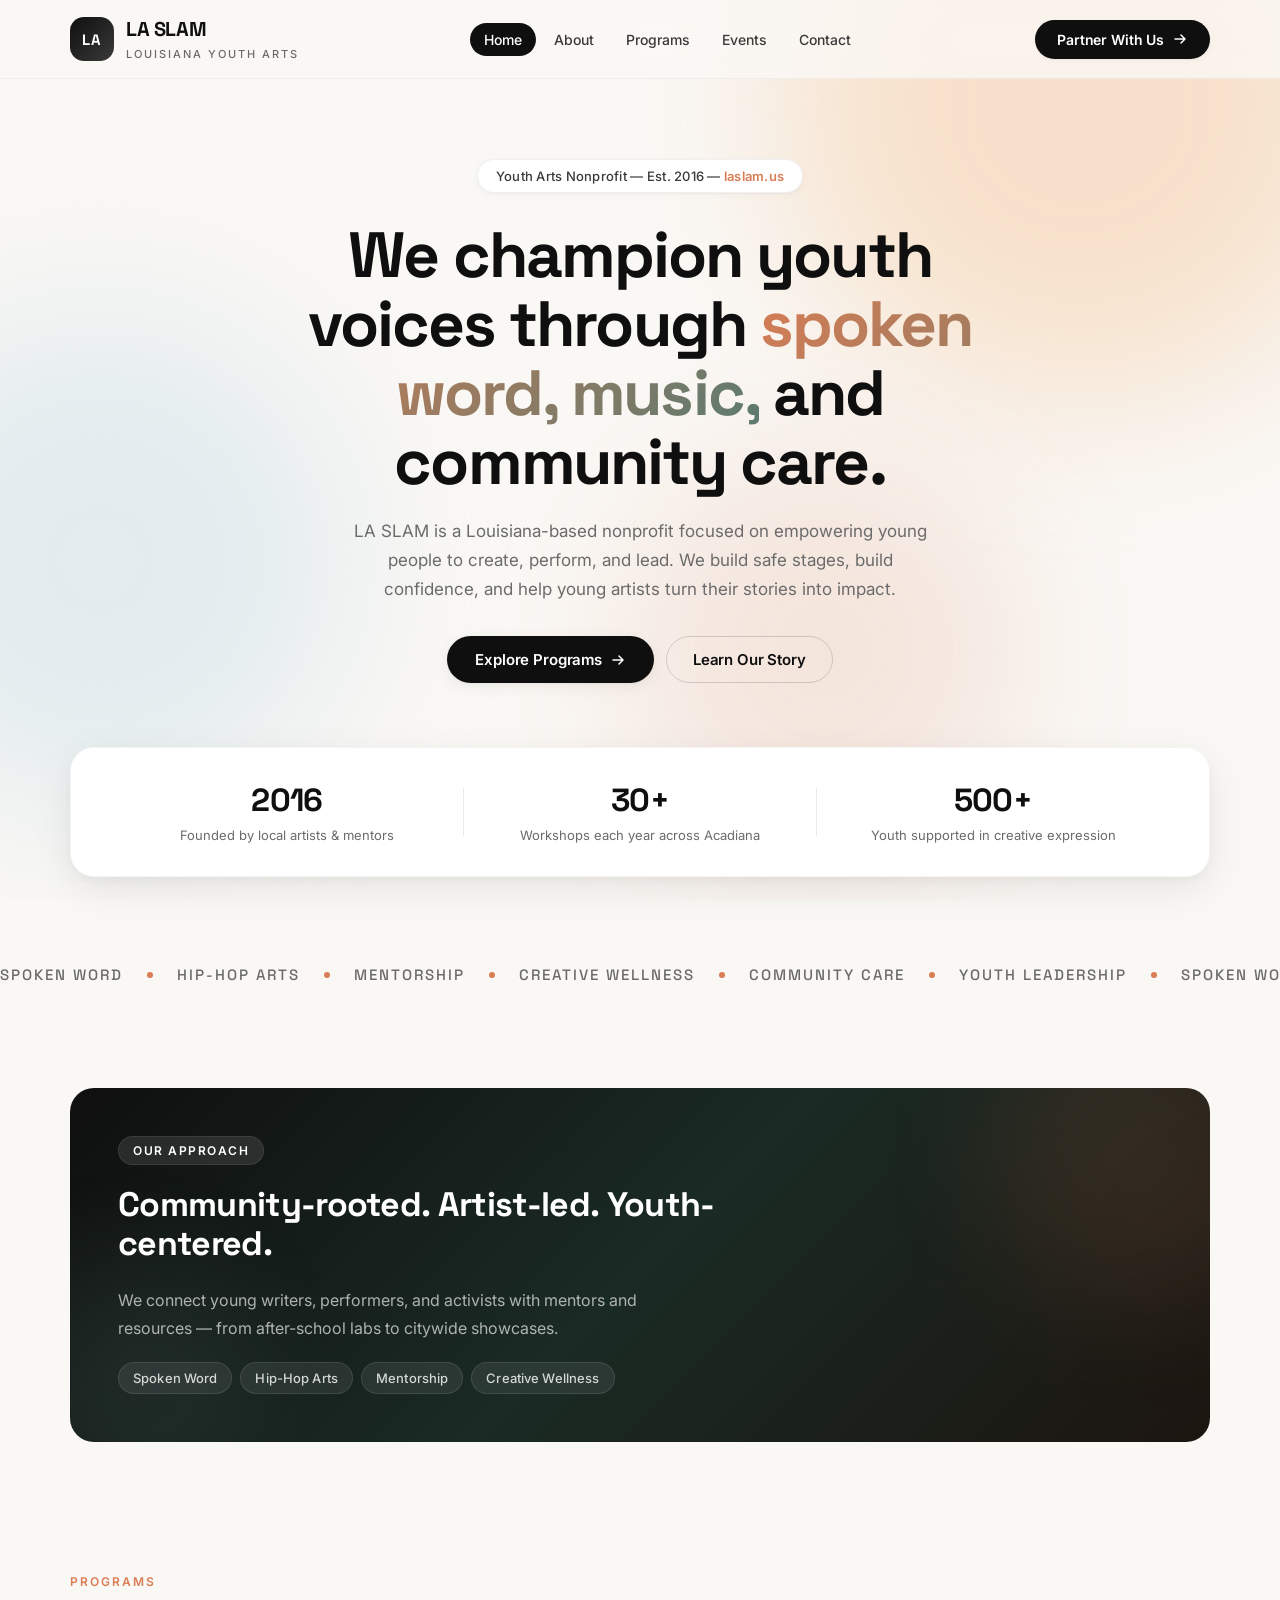
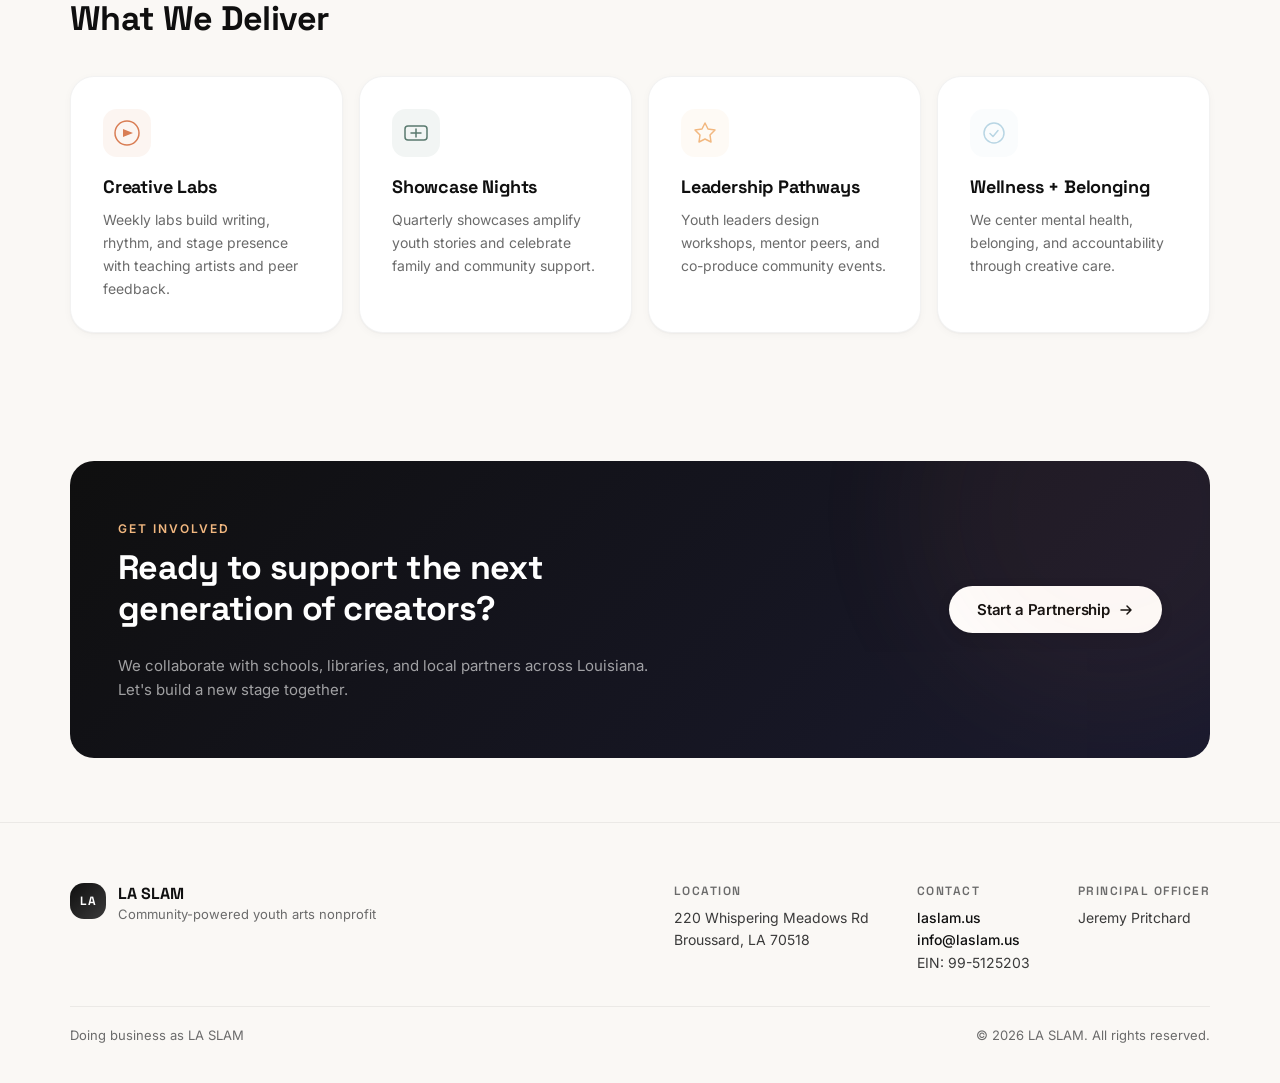
<file: index.html>
<!DOCTYPE html>
<html lang="en">
  <head>
    <meta charset="UTF-8" />
    <meta name="viewport" content="width=device-width, initial-scale=1.0" />
    <title>LA SLAM | Community Powered Youth Arts</title>
    <link rel="preconnect" href="https://fonts.googleapis.com" />
    <link rel="preconnect" href="https://fonts.gstatic.com" crossorigin />
    <link
      href="https://fonts.googleapis.com/css2?family=Space+Grotesk:wght@400;500;600;700&family=Inter:wght@300;400;500;600&display=swap"
      rel="stylesheet"
    />
    <link rel="stylesheet" href="css/styles.css" />
  </head>
  <body>
    <a class="skip-link" href="#main">Skip to main content</a>

    <!-- Floating background shapes -->
    <div class="bg-shapes" aria-hidden="true">
      <div class="bg-shape bg-shape--1"></div>
      <div class="bg-shape bg-shape--2"></div>
      <div class="bg-shape bg-shape--3"></div>
    </div>

    <header class="site-header">
      <div class="container header-shell">
        <div class="brand">
          <div class="brand-mark">
            <span>LA</span>
          </div>
          <div class="brand-text">
            <h1>LA SLAM</h1>
            <span>Louisiana Youth Arts</span>
          </div>
        </div>
        <nav class="nav" aria-label="Primary">
          <a href="index.html" class="nav-active">Home</a>
          <a href="about.html">About</a>
          <a href="programs.html">Programs</a>
          <a href="events.html">Events</a>
          <a href="contact.html">Contact</a>
        </nav>
        <a class="cta cta--header" href="contact.html">
          <span>Partner With Us</span>
          <svg width="16" height="16" viewBox="0 0 16 16" fill="none"><path d="M3 8h10m0 0L9 4m4 4L9 12" stroke="currentColor" stroke-width="1.5" stroke-linecap="round" stroke-linejoin="round"/></svg>
        </a>
      </div>
    </header>

    <main id="main">
      <!-- Hero -->
      <section class="hero">
        <div class="container hero-inner">
          <div class="hero-badge reveal">Youth Arts Nonprofit &mdash; Est. 2016 &mdash; <a href="https://laslam.us" target="_blank" rel="noopener">laslam.us</a></div>
          <h2 class="hero-title reveal">
            We champion youth voices through
            <span class="text-gradient">spoken word, music,</span>
            and community care.
          </h2>
          <p class="hero-sub reveal">
            LA SLAM is a Louisiana-based nonprofit focused on empowering young people to
            create, perform, and lead. We build safe stages, build confidence, and help
            young artists turn their stories into impact.
          </p>
          <div class="hero-actions reveal">
            <a class="cta cta--primary" href="programs.html">
              <span>Explore Programs</span>
              <svg width="16" height="16" viewBox="0 0 16 16" fill="none"><path d="M3 8h10m0 0L9 4m4 4L9 12" stroke="currentColor" stroke-width="1.5" stroke-linecap="round" stroke-linejoin="round"/></svg>
            </a>
            <a class="cta cta--outline" href="about.html">Learn Our Story</a>
          </div>
        </div>

        <div class="container stats-bar reveal">
          <div class="stat">
            <strong class="stat-num" data-count="2016">2016</strong>
            <span class="stat-label">Founded by local artists &amp; mentors</span>
          </div>
          <div class="stat-divider"></div>
          <div class="stat">
            <strong class="stat-num">30+</strong>
            <span class="stat-label">Workshops each year across Acadiana</span>
          </div>
          <div class="stat-divider"></div>
          <div class="stat">
            <strong class="stat-num">500+</strong>
            <span class="stat-label">Youth supported in creative expression</span>
          </div>
        </div>
      </section>

      <!-- Marquee -->
      <div class="marquee-wrap" aria-hidden="true">
        <div class="marquee">
          <span>Spoken Word</span>
          <span class="marquee-dot"></span>
          <span>Hip-Hop Arts</span>
          <span class="marquee-dot"></span>
          <span>Mentorship</span>
          <span class="marquee-dot"></span>
          <span>Creative Wellness</span>
          <span class="marquee-dot"></span>
          <span>Community Care</span>
          <span class="marquee-dot"></span>
          <span>Youth Leadership</span>
          <span class="marquee-dot"></span>
          <span>Spoken Word</span>
          <span class="marquee-dot"></span>
          <span>Hip-Hop Arts</span>
          <span class="marquee-dot"></span>
          <span>Mentorship</span>
          <span class="marquee-dot"></span>
          <span>Creative Wellness</span>
          <span class="marquee-dot"></span>
          <span>Community Care</span>
          <span class="marquee-dot"></span>
          <span>Youth Leadership</span>
          <span class="marquee-dot"></span>
        </div>
      </div>

      <!-- Mission Panel -->
      <section class="section container">
        <div class="mission-panel reveal">
          <div class="mission-label">Our Approach</div>
          <h3 class="mission-title">Community-rooted. Artist-led. Youth-centered.</h3>
          <p class="mission-desc">
            We connect young writers, performers, and activists with mentors and
            resources &mdash; from after-school labs to citywide showcases.
          </p>
          <div class="tag-row">
            <span class="tag">Spoken Word</span>
            <span class="tag">Hip-Hop Arts</span>
            <span class="tag">Mentorship</span>
            <span class="tag">Creative Wellness</span>
          </div>
        </div>
      </section>

      <!-- What We Deliver -->
      <section class="section container">
        <div class="section-header reveal">
          <span class="section-label">Programs</span>
          <h3>What We Deliver</h3>
        </div>
        <div class="card-grid">
          <article class="card reveal" style="--card-accent: #d97d54">
            <div class="card-icon">
              <svg width="28" height="28" viewBox="0 0 28 28" fill="none"><circle cx="14" cy="14" r="12" stroke="currentColor" stroke-width="1.5"/><path d="M10 18V10l10 4-10 4z" fill="currentColor"/></svg>
            </div>
            <h4>Creative Labs</h4>
            <p>
              Weekly labs build writing, rhythm, and stage presence with teaching artists
              and peer feedback.
            </p>
          </article>
          <article class="card reveal" style="--card-accent: #5a7a6f">
            <div class="card-icon">
              <svg width="28" height="28" viewBox="0 0 28 28" fill="none"><rect x="3" y="7" width="22" height="14" rx="3" stroke="currentColor" stroke-width="1.5"/><path d="M9 14h10M14 10v8" stroke="currentColor" stroke-width="1.5" stroke-linecap="round"/></svg>
            </div>
            <h4>Showcase Nights</h4>
            <p>
              Quarterly showcases amplify youth stories and celebrate family and community
              support.
            </p>
          </article>
          <article class="card reveal" style="--card-accent: #f2b880">
            <div class="card-icon">
              <svg width="28" height="28" viewBox="0 0 28 28" fill="none"><path d="M14 4l3 6 7 1-5 5 1 7-6-3-6 3 1-7-5-5 7-1 3-6z" stroke="currentColor" stroke-width="1.5" stroke-linejoin="round"/></svg>
            </div>
            <h4>Leadership Pathways</h4>
            <p>
              Youth leaders design workshops, mentor peers, and co-produce community events.
            </p>
          </article>
          <article class="card reveal" style="--card-accent: #b9d6e4">
            <div class="card-icon">
              <svg width="28" height="28" viewBox="0 0 28 28" fill="none"><path d="M14 24c5.523 0 10-4.477 10-10S19.523 4 14 4 4 8.477 4 14s4.477 10 10 10z" stroke="currentColor" stroke-width="1.5"/><path d="M10 14.5l3 3 5-6" stroke="currentColor" stroke-width="1.5" stroke-linecap="round" stroke-linejoin="round"/></svg>
            </div>
            <h4>Wellness + Belonging</h4>
            <p>
              We center mental health, belonging, and accountability through creative care.
            </p>
          </article>
        </div>
      </section>

      <!-- CTA Ribbon -->
      <section class="section container">
        <div class="ribbon reveal">
          <div class="ribbon-content">
            <span class="ribbon-label">Get Involved</span>
            <h3>Ready to support the next generation of creators?</h3>
            <p>
              We collaborate with schools, libraries, and local partners across Louisiana.
              Let's build a new stage together.
            </p>
          </div>
          <a class="cta cta--ribbon" href="contact.html">
            <span>Start a Partnership</span>
            <svg width="16" height="16" viewBox="0 0 16 16" fill="none"><path d="M3 8h10m0 0L9 4m4 4L9 12" stroke="currentColor" stroke-width="1.5" stroke-linecap="round" stroke-linejoin="round"/></svg>
          </a>
        </div>
      </section>
    </main>

    <footer class="footer">
      <div class="container">
        <div class="footer-top">
          <div class="footer-brand">
            <div class="brand-mark brand-mark--sm">
              <span>LA</span>
            </div>
            <div>
              <strong>LA SLAM</strong>
              <p>Community-powered youth arts nonprofit</p>
            </div>
          </div>
          <div class="footer-cols">
            <div class="footer-col">
              <h5>Location</h5>
              <p>220 Whispering Meadows Rd<br>Broussard, LA 70518</p>
            </div>
            <div class="footer-col">
              <h5>Contact</h5>
              <p><a href="https://laslam.us" target="_blank" rel="noopener">laslam.us</a></p>
              <p><a href="mailto:info@laslam.us">info@laslam.us</a></p>
              <p>EIN: 99-5125203</p>
            </div>
            <div class="footer-col">
              <h5>Principal Officer</h5>
              <p>Jeremy Pritchard</p>
            </div>
          </div>
        </div>
        <div class="footer-line">
          <span>Doing business as LA SLAM</span>
          <span>&copy; 2026 LA SLAM. All rights reserved.</span>
        </div>
      </div>
    </footer>

    <script src="js/main.js"></script>
  </body>
</html>
</file>
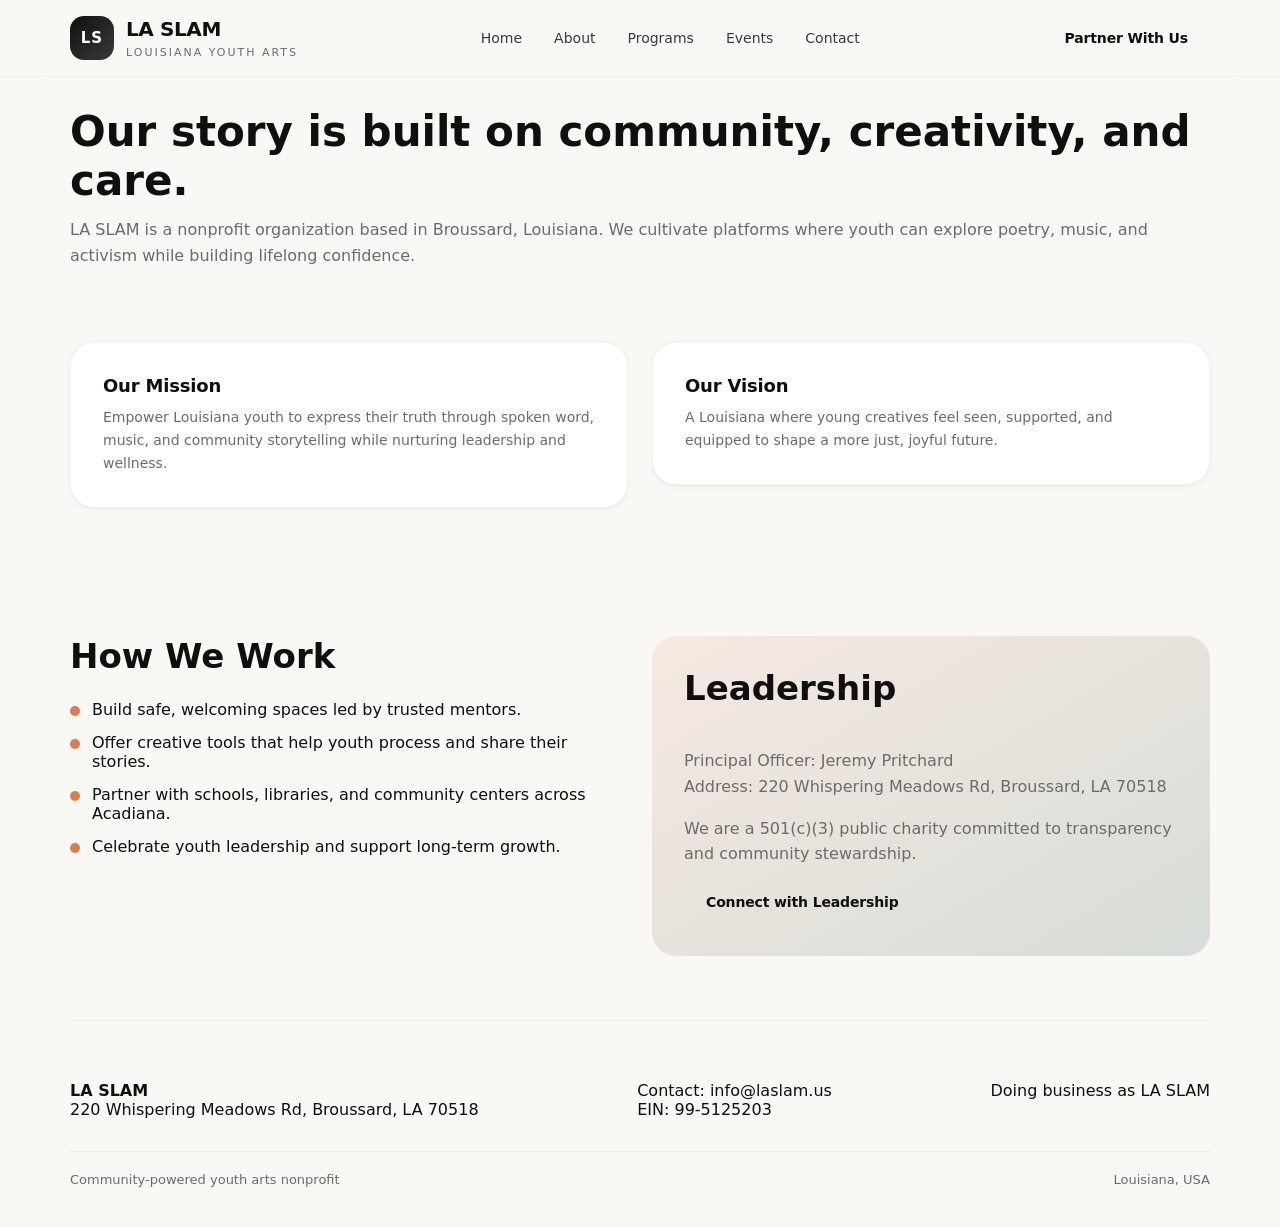
<file: about.html>
<!DOCTYPE html>
<html lang="en">
  <head>
    <meta charset="UTF-8" />
    <meta name="viewport" content="width=device-width, initial-scale=1.0" />
    <title>About LA SLAM</title>
    <link rel="preconnect" href="https://fonts.googleapis.com" />
    <link rel="preconnect" href="https://fonts.gstatic.com" crossorigin />
    <link
      href="https://fonts.googleapis.com/css2?family=Fraunces:wght@400;600;700&family=IBM+Plex+Sans:wght@300;400;500;600&display=swap"
      rel="stylesheet"
    />
    <link rel="stylesheet" href="css/styles.css" />
  </head>
  <body>
    <a class="skip-link" href="#main">Skip to main content</a>
    <header class="site-header">
      <div class="container header-shell">
        <div class="brand">
          <div class="brand-mark">LS</div>
          <div class="brand-text">
            <h1>LA SLAM</h1>
            <span>Louisiana Youth Arts</span>
          </div>
        </div>
        <nav class="nav" aria-label="Primary">
          <a href="index.html">Home</a>
          <a href="about.html">About</a>
          <a href="programs.html">Programs</a>
          <a href="events.html">Events</a>
          <a href="contact.html">Contact</a>
        </nav>
        <a class="cta" href="contact.html">Partner With Us</a>
      </div>
    </header>

    <main id="main">
      <section class="container page-hero reveal">
        <h2>Our story is built on community, creativity, and care.</h2>
        <p>
          LA SLAM is a nonprofit organization based in Broussard, Louisiana. We cultivate
          platforms where youth can explore poetry, music, and activism while building
          lifelong confidence.
        </p>
      </section>

      <section class="section container split">
        <div class="card reveal">
          <h4>Our Mission</h4>
          <p>
            Empower Louisiana youth to express their truth through spoken word, music, and
            community storytelling while nurturing leadership and wellness.
          </p>
        </div>
        <div class="card reveal">
          <h4>Our Vision</h4>
          <p>
            A Louisiana where young creatives feel seen, supported, and equipped to shape a
            more just, joyful future.
          </p>
        </div>
      </section>

      <section class="section container split">
        <div class="reveal">
          <h3>How We Work</h3>
          <div class="list">
            <div class="list-item">
              <div class="dot"></div>
              <p>Build safe, welcoming spaces led by trusted mentors.</p>
            </div>
            <div class="list-item">
              <div class="dot"></div>
              <p>Offer creative tools that help youth process and share their stories.</p>
            </div>
            <div class="list-item">
              <div class="dot"></div>
              <p>Partner with schools, libraries, and community centers across Acadiana.</p>
            </div>
            <div class="list-item">
              <div class="dot"></div>
              <p>Celebrate youth leadership and support long-term growth.</p>
            </div>
          </div>
        </div>
        <div class="glow-panel reveal">
          <div class="panel-content">
            <h3>Leadership</h3>
            <p>
              Principal Officer: Jeremy Pritchard<br />
              Address: 220 Whispering Meadows Rd, Broussard, LA 70518
            </p>
            <p>
              We are a 501(c)(3) public charity committed to transparency and community
              stewardship.
            </p>
            <a class="cta" href="contact.html">Connect with Leadership</a>
          </div>
        </div>
      </section>
    </main>

    <footer class="footer container">
      <div class="footer-top">
        <div>
          <strong>LA SLAM</strong>
          <p>220 Whispering Meadows Rd, Broussard, LA 70518</p>
        </div>
        <div>
          <p>Contact: <a href="mailto:info@laslam.us">info@laslam.us</a></p>
          <p>EIN: 99-5125203</p>
        </div>
        <div>
          <p>Doing business as LA SLAM</p>
        </div>
      </div>
      <div class="footer-line">
        <span>Community-powered youth arts nonprofit</span>
        <span>Louisiana, USA</span>
      </div>
    </footer>

    <script src="js/main.js"></script>
  </body>
</html>
</file>
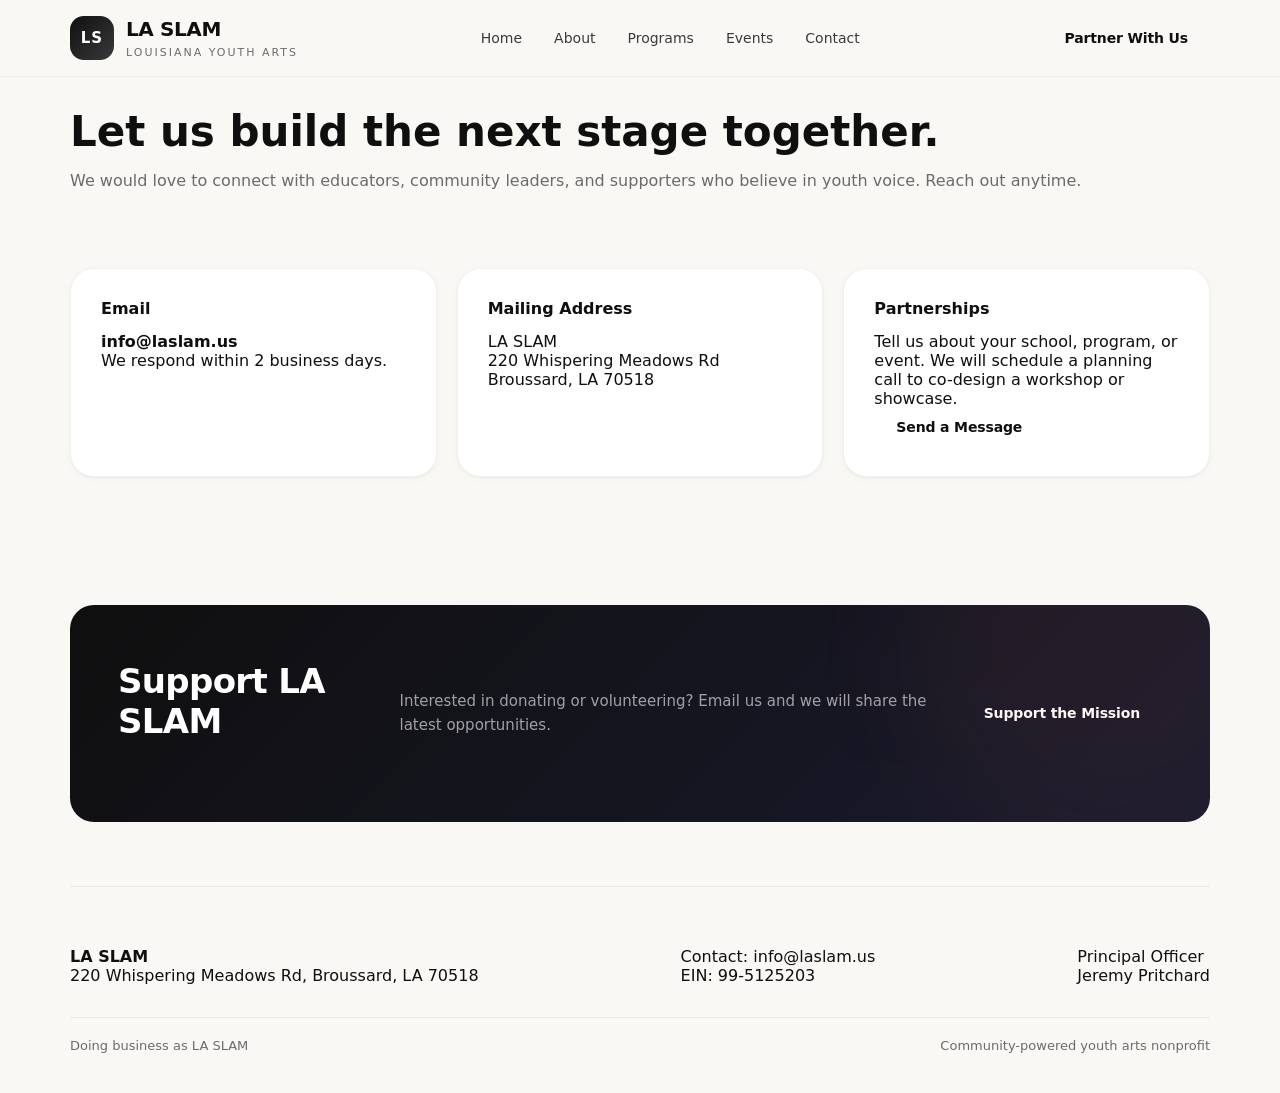
<file: contact.html>
<!DOCTYPE html>
<html lang="en">
  <head>
    <meta charset="UTF-8" />
    <meta name="viewport" content="width=device-width, initial-scale=1.0" />
    <title>Contact | LA SLAM</title>
    <link rel="preconnect" href="https://fonts.googleapis.com" />
    <link rel="preconnect" href="https://fonts.gstatic.com" crossorigin />
    <link
      href="https://fonts.googleapis.com/css2?family=Fraunces:wght@400;600;700&family=IBM+Plex+Sans:wght@300;400;500;600&display=swap"
      rel="stylesheet"
    />
    <link rel="stylesheet" href="css/styles.css" />
  </head>
  <body>
    <a class="skip-link" href="#main">Skip to main content</a>
    <header class="site-header">
      <div class="container header-shell">
        <div class="brand">
          <div class="brand-mark">LS</div>
          <div class="brand-text">
            <h1>LA SLAM</h1>
            <span>Louisiana Youth Arts</span>
          </div>
        </div>
        <nav class="nav" aria-label="Primary">
          <a href="index.html">Home</a>
          <a href="about.html">About</a>
          <a href="programs.html">Programs</a>
          <a href="events.html">Events</a>
          <a href="contact.html">Contact</a>
        </nav>
        <a class="cta" href="contact.html">Partner With Us</a>
      </div>
    </header>

    <main id="main">
      <section class="container page-hero reveal">
        <h2>Let us build the next stage together.</h2>
        <p>
          We would love to connect with educators, community leaders, and supporters who
          believe in youth voice. Reach out anytime.
        </p>
      </section>

      <section class="section container contact-grid">
        <div class="contact-card reveal">
          <h4>Email</h4>
          <p><a href="mailto:info@laslam.us">info@laslam.us</a></p>
          <p>We respond within 2 business days.</p>
        </div>
        <div class="contact-card reveal">
          <h4>Mailing Address</h4>
          <p>LA SLAM</p>
          <p>220 Whispering Meadows Rd</p>
          <p>Broussard, LA 70518</p>
        </div>
        <div class="contact-card reveal">
          <h4>Partnerships</h4>
          <p>
            Tell us about your school, program, or event. We will schedule a planning
            call to co-design a workshop or showcase.
          </p>
          <a class="cta" href="mailto:info@laslam.us">Send a Message</a>
        </div>
      </section>

      <section class="section container">
        <div class="ribbon reveal">
          <h3>Support LA SLAM</h3>
          <p>
            Interested in donating or volunteering? Email us and we will share the latest
            opportunities.
          </p>
          <a class="cta" href="mailto:info@laslam.us">Support the Mission</a>
        </div>
      </section>
    </main>

    <footer class="footer container">
      <div class="footer-top">
        <div>
          <strong>LA SLAM</strong>
          <p>220 Whispering Meadows Rd, Broussard, LA 70518</p>
        </div>
        <div>
          <p>Contact: <a href="mailto:info@laslam.us">info@laslam.us</a></p>
          <p>EIN: 99-5125203</p>
        </div>
        <div>
          <p>Principal Officer</p>
          <p>Jeremy Pritchard</p>
        </div>
      </div>
      <div class="footer-line">
        <span>Doing business as LA SLAM</span>
        <span>Community-powered youth arts nonprofit</span>
      </div>
    </footer>

    <script src="js/main.js"></script>
  </body>
</html>
</file>
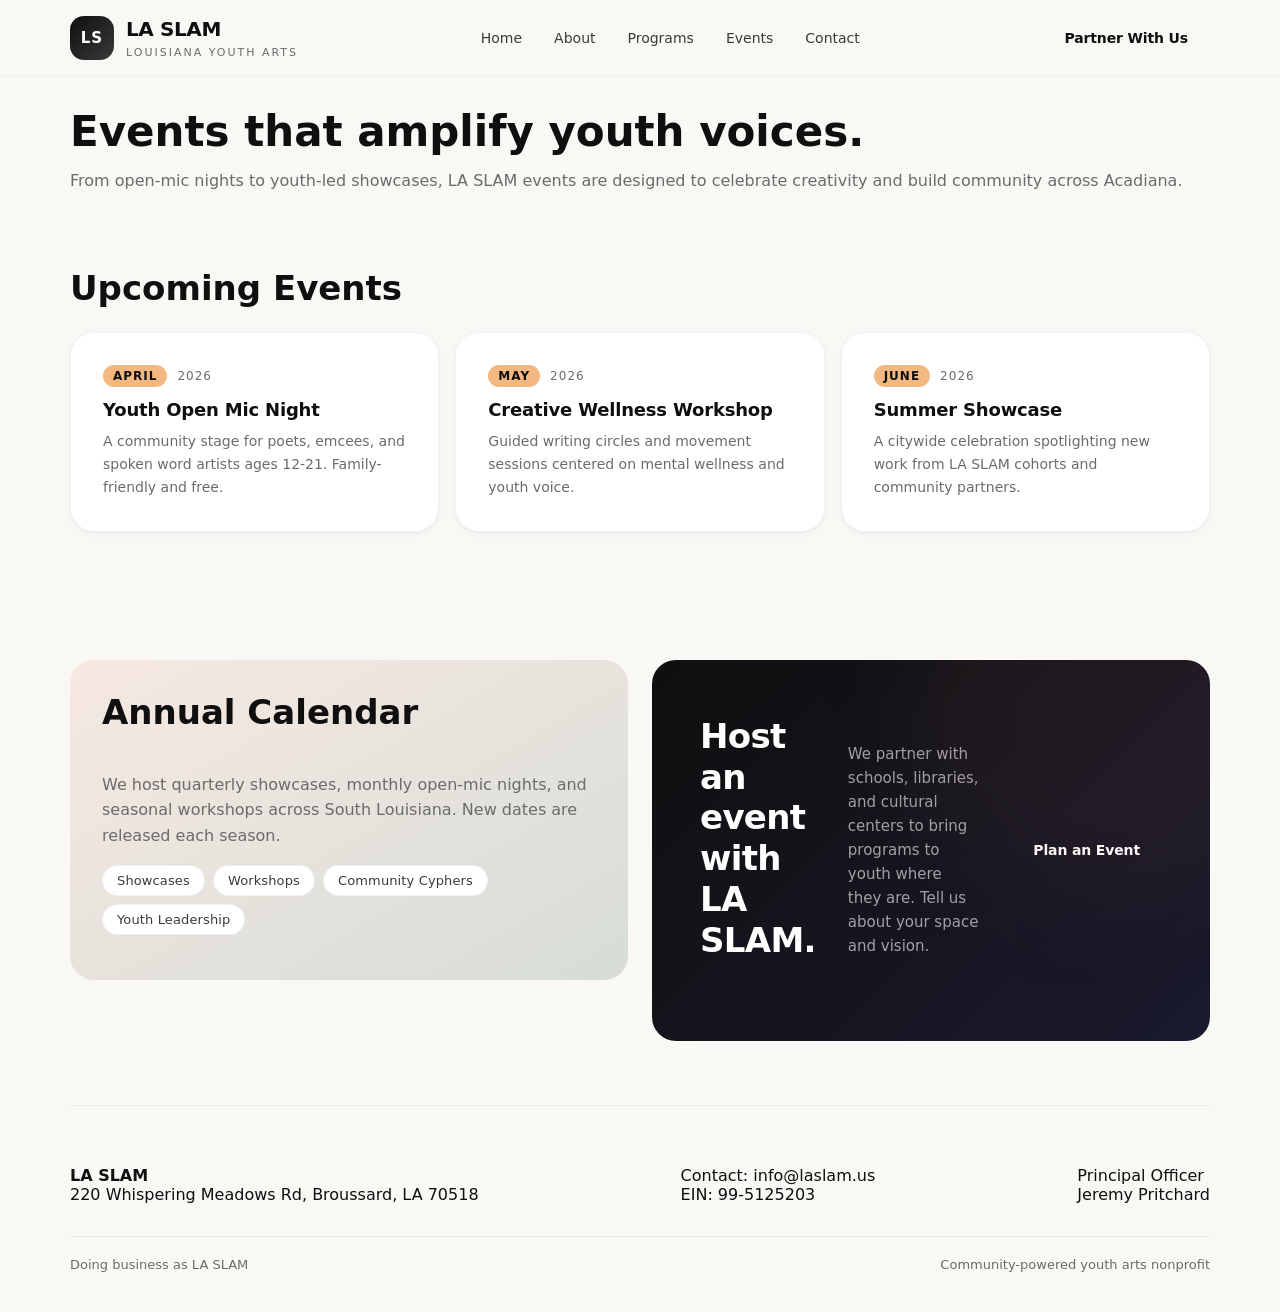
<file: events.html>
<!DOCTYPE html>
<html lang="en">
  <head>
    <meta charset="UTF-8" />
    <meta name="viewport" content="width=device-width, initial-scale=1.0" />
    <title>Events | LA SLAM</title>
    <link rel="preconnect" href="https://fonts.googleapis.com" />
    <link rel="preconnect" href="https://fonts.gstatic.com" crossorigin />
    <link
      href="https://fonts.googleapis.com/css2?family=Fraunces:wght@400;600;700&family=IBM+Plex+Sans:wght@300;400;500;600&display=swap"
      rel="stylesheet"
    />
    <link rel="stylesheet" href="css/styles.css" />
  </head>
  <body>
    <a class="skip-link" href="#main">Skip to main content</a>
    <header class="site-header">
      <div class="container header-shell">
        <div class="brand">
          <div class="brand-mark">LS</div>
          <div class="brand-text">
            <h1>LA SLAM</h1>
            <span>Louisiana Youth Arts</span>
          </div>
        </div>
        <nav class="nav" aria-label="Primary">
          <a href="index.html">Home</a>
          <a href="about.html">About</a>
          <a href="programs.html">Programs</a>
          <a href="events.html">Events</a>
          <a href="contact.html">Contact</a>
        </nav>
        <a class="cta" href="contact.html">Partner With Us</a>
      </div>
    </header>

    <main id="main">
      <section class="container page-hero reveal">
        <h2>Events that amplify youth voices.</h2>
        <p>
          From open-mic nights to youth-led showcases, LA SLAM events are designed to
          celebrate creativity and build community across Acadiana.
        </p>
      </section>

      <section class="section container">
        <h3 class="reveal">Upcoming Events</h3>
        <div class="card-grid">
          <article class="card reveal">
            <div class="event-meta">
              <span class="event-pill">April</span>
              <span>2026</span>
            </div>
            <h4>Youth Open Mic Night</h4>
            <p>
              A community stage for poets, emcees, and spoken word artists ages 12-21.
              Family-friendly and free.
            </p>
          </article>
          <article class="card reveal">
            <div class="event-meta">
              <span class="event-pill">May</span>
              <span>2026</span>
            </div>
            <h4>Creative Wellness Workshop</h4>
            <p>
              Guided writing circles and movement sessions centered on mental wellness and
              youth voice.
            </p>
          </article>
          <article class="card reveal">
            <div class="event-meta">
              <span class="event-pill">June</span>
              <span>2026</span>
            </div>
            <h4>Summer Showcase</h4>
            <p>
              A citywide celebration spotlighting new work from LA SLAM cohorts and
              community partners.
            </p>
          </article>
        </div>
      </section>

      <section class="section container split">
        <div class="glow-panel reveal">
          <div class="panel-content">
            <h3>Annual Calendar</h3>
            <p>
              We host quarterly showcases, monthly open-mic nights, and seasonal workshops
              across South Louisiana. New dates are released each season.
            </p>
            <div class="tag-row">
              <span class="tag">Showcases</span>
              <span class="tag">Workshops</span>
              <span class="tag">Community Cyphers</span>
              <span class="tag">Youth Leadership</span>
            </div>
          </div>
        </div>
        <div class="ribbon reveal">
          <h3>Host an event with LA SLAM.</h3>
          <p>
            We partner with schools, libraries, and cultural centers to bring programs to
            youth where they are. Tell us about your space and vision.
          </p>
          <a class="cta" href="contact.html">Plan an Event</a>
        </div>
      </section>
    </main>

    <footer class="footer container">
      <div class="footer-top">
        <div>
          <strong>LA SLAM</strong>
          <p>220 Whispering Meadows Rd, Broussard, LA 70518</p>
        </div>
        <div>
          <p>Contact: <a href="mailto:info@laslam.us">info@laslam.us</a></p>
          <p>EIN: 99-5125203</p>
        </div>
        <div>
          <p>Principal Officer</p>
          <p>Jeremy Pritchard</p>
        </div>
      </div>
      <div class="footer-line">
        <span>Doing business as LA SLAM</span>
        <span>Community-powered youth arts nonprofit</span>
      </div>
    </footer>

    <script src="js/main.js"></script>
  </body>
</html>
</file>
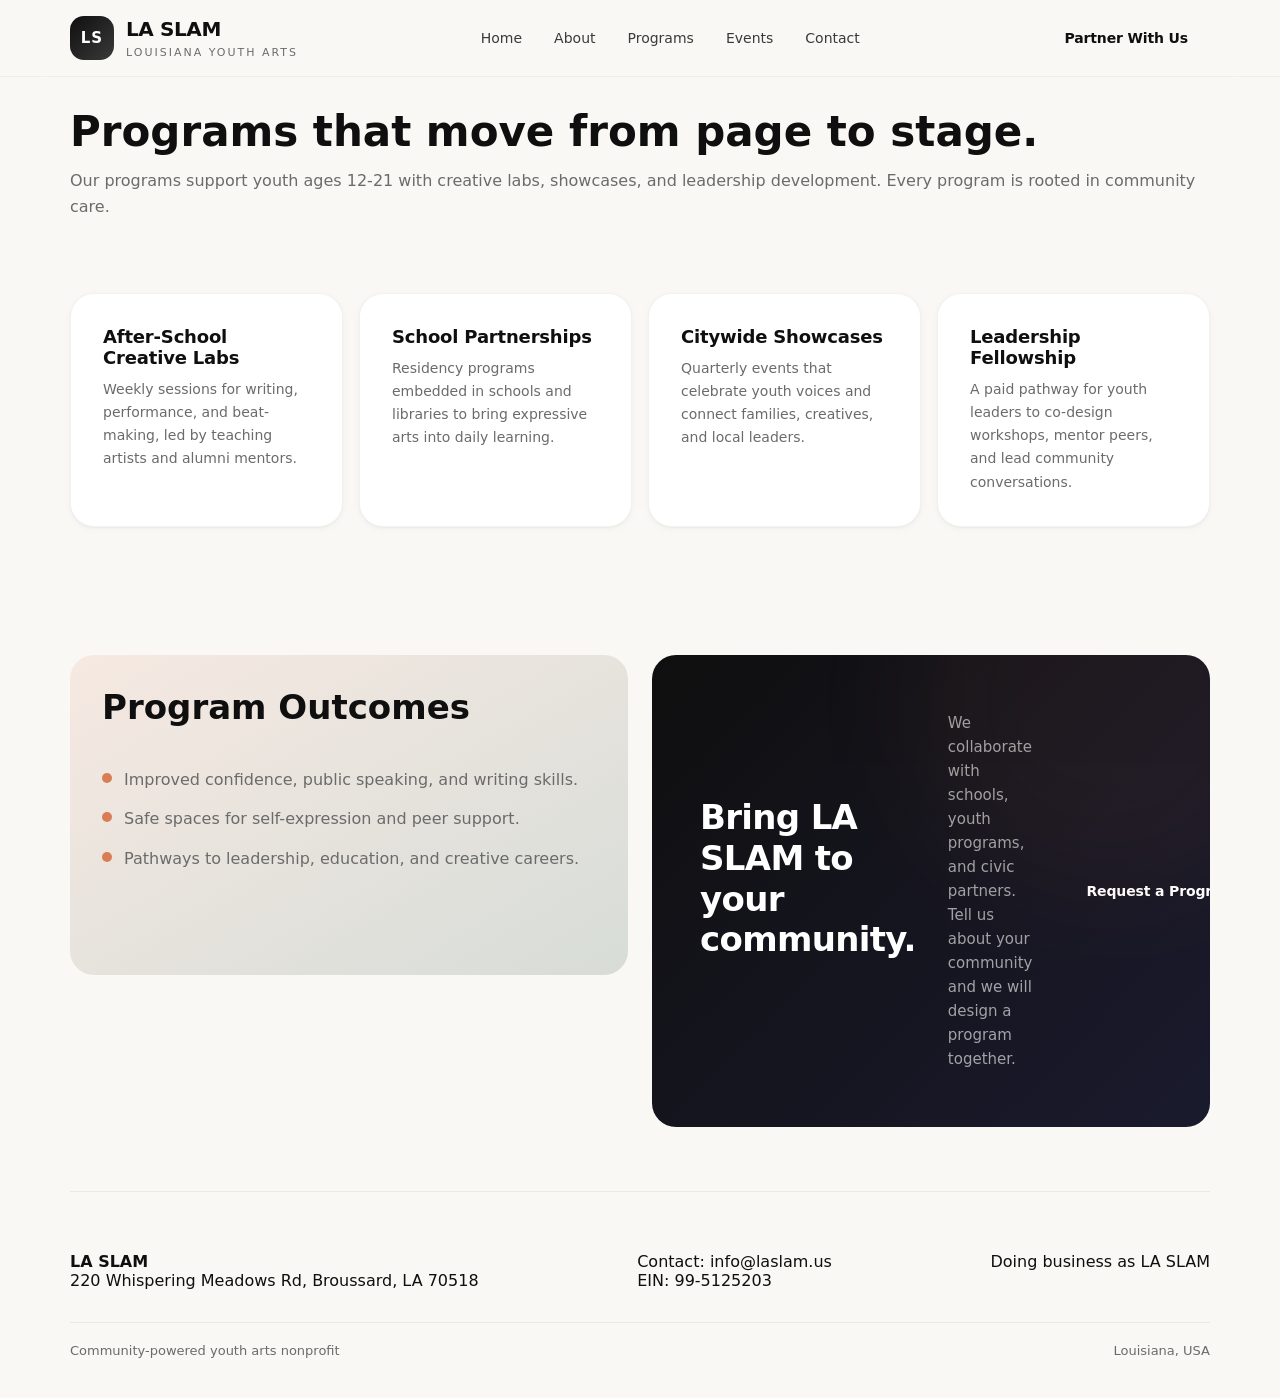
<file: programs.html>
<!DOCTYPE html>
<html lang="en">
  <head>
    <meta charset="UTF-8" />
    <meta name="viewport" content="width=device-width, initial-scale=1.0" />
    <title>Programs | LA SLAM</title>
    <link rel="preconnect" href="https://fonts.googleapis.com" />
    <link rel="preconnect" href="https://fonts.gstatic.com" crossorigin />
    <link
      href="https://fonts.googleapis.com/css2?family=Fraunces:wght@400;600;700&family=IBM+Plex+Sans:wght@300;400;500;600&display=swap"
      rel="stylesheet"
    />
    <link rel="stylesheet" href="css/styles.css" />
  </head>
  <body>
    <a class="skip-link" href="#main">Skip to main content</a>
    <header class="site-header">
      <div class="container header-shell">
        <div class="brand">
          <div class="brand-mark">LS</div>
          <div class="brand-text">
            <h1>LA SLAM</h1>
            <span>Louisiana Youth Arts</span>
          </div>
        </div>
        <nav class="nav" aria-label="Primary">
          <a href="index.html">Home</a>
          <a href="about.html">About</a>
          <a href="programs.html">Programs</a>
          <a href="events.html">Events</a>
          <a href="contact.html">Contact</a>
        </nav>
        <a class="cta" href="contact.html">Partner With Us</a>
      </div>
    </header>

    <main id="main">
      <section class="container page-hero reveal">
        <h2>Programs that move from page to stage.</h2>
        <p>
          Our programs support youth ages 12-21 with creative labs, showcases, and
          leadership development. Every program is rooted in community care.
        </p>
      </section>

      <section class="section container card-grid">
        <article class="card reveal">
          <h4>After-School Creative Labs</h4>
          <p>
            Weekly sessions for writing, performance, and beat-making, led by teaching
            artists and alumni mentors.
          </p>
        </article>
        <article class="card reveal">
          <h4>School Partnerships</h4>
          <p>
            Residency programs embedded in schools and libraries to bring expressive arts
            into daily learning.
          </p>
        </article>
        <article class="card reveal">
          <h4>Citywide Showcases</h4>
          <p>
            Quarterly events that celebrate youth voices and connect families, creatives,
            and local leaders.
          </p>
        </article>
        <article class="card reveal">
          <h4>Leadership Fellowship</h4>
          <p>
            A paid pathway for youth leaders to co-design workshops, mentor peers, and lead
            community conversations.
          </p>
        </article>
      </section>

      <section class="section container split">
        <div class="glow-panel reveal">
          <div class="panel-content">
            <h3>Program Outcomes</h3>
            <div class="list">
              <div class="list-item">
                <div class="dot"></div>
                <p>Improved confidence, public speaking, and writing skills.</p>
              </div>
              <div class="list-item">
                <div class="dot"></div>
                <p>Safe spaces for self-expression and peer support.</p>
              </div>
              <div class="list-item">
                <div class="dot"></div>
                <p>Pathways to leadership, education, and creative careers.</p>
              </div>
            </div>
          </div>
        </div>
        <div class="ribbon reveal">
          <h3>Bring LA SLAM to your community.</h3>
          <p>
            We collaborate with schools, youth programs, and civic partners. Tell us about
            your community and we will design a program together.
          </p>
          <a class="cta" href="contact.html">Request a Program</a>
        </div>
      </section>
    </main>

    <footer class="footer container">
      <div class="footer-top">
        <div>
          <strong>LA SLAM</strong>
          <p>220 Whispering Meadows Rd, Broussard, LA 70518</p>
        </div>
        <div>
          <p>Contact: <a href="mailto:info@laslam.us">info@laslam.us</a></p>
          <p>EIN: 99-5125203</p>
        </div>
        <div>
          <p>Doing business as LA SLAM</p>
        </div>
      </div>
      <div class="footer-line">
        <span>Community-powered youth arts nonprofit</span>
        <span>Louisiana, USA</span>
      </div>
    </footer>

    <script src="js/main.js"></script>
  </body>
</html>
</file>
<file: css/styles.css>
/* ===== Design Tokens ===== */
:root {
  --ink: #0f0f0f;
  --ink-soft: #3a3a3a;
  --ink-muted: #6b6b6b;
  --surface: #ffffff;
  --surface-dim: #f7f7f5;
  --surface-hover: #f0eeeb;
  --accent: #d97d54;
  --accent-soft: rgba(217, 125, 84, 0.12);
  --sage: #5a7a6f;
  --sage-soft: rgba(90, 122, 111, 0.1);
  --sunrise: #f2b880;
  --sky: #b9d6e4;
  --cream: #faf8f5;
  --shadow-sm: 0 1px 2px rgba(0,0,0,0.04), 0 2px 8px rgba(0,0,0,0.03);
  --shadow-md: 0 4px 16px rgba(0,0,0,0.06), 0 1px 4px rgba(0,0,0,0.04);
  --shadow-lg: 0 12px 40px rgba(0,0,0,0.08), 0 4px 12px rgba(0,0,0,0.04);
  --shadow-xl: 0 24px 60px rgba(0,0,0,0.1), 0 8px 20px rgba(0,0,0,0.06);
  --max-width: 1140px;
  --radius-full: 999px;
  --radius-xl: 24px;
  --radius-lg: 18px;
  --radius-md: 14px;
  --radius-sm: 10px;
  --font-display: "Space Grotesk", system-ui, sans-serif;
  --font-body: "Inter", system-ui, sans-serif;
  --ease-out: cubic-bezier(0.16, 1, 0.3, 1);
  --ease-spring: cubic-bezier(0.34, 1.56, 0.64, 1);
}

/* ===== Reset ===== */
*, *::before, *::after { box-sizing: border-box; margin: 0; }
body {
  font-family: var(--font-body);
  color: var(--ink);
  background: var(--cream);
  min-height: 100vh;
  overflow-x: hidden;
  -webkit-font-smoothing: antialiased;
  -moz-osx-font-smoothing: grayscale;
}
img { max-width: 100%; display: block; }
a { color: inherit; text-decoration: none; }
h1, h2, h3, h4, h5 { font-family: var(--font-display); }

/* ===== Layout ===== */
.container {
  width: min(var(--max-width), 90vw);
  margin: 0 auto;
}

/* ===== Background Shapes ===== */
.bg-shapes {
  position: fixed;
  inset: 0;
  pointer-events: none;
  z-index: 0;
  overflow: hidden;
}
.bg-shape {
  position: absolute;
  border-radius: 50%;
  filter: blur(80px);
  opacity: 0.35;
  animation: floatShape 20s ease-in-out infinite;
}
.bg-shape--1 {
  width: 600px; height: 600px;
  background: var(--sunrise);
  top: -200px; right: -100px;
  animation-delay: 0s;
}
.bg-shape--2 {
  width: 500px; height: 500px;
  background: var(--sky);
  bottom: 10%; left: -150px;
  animation-delay: -7s;
}
.bg-shape--3 {
  width: 400px; height: 400px;
  background: var(--accent);
  top: 50%; right: 20%;
  opacity: 0.15;
  animation-delay: -14s;
}
@keyframes floatShape {
  0%, 100% { transform: translate(0, 0) scale(1); }
  33% { transform: translate(30px, -20px) scale(1.05); }
  66% { transform: translate(-20px, 15px) scale(0.95); }
}

/* ===== Skip Link ===== */
.skip-link {
  position: absolute;
  left: -999px; top: 16px;
  background: var(--ink);
  color: var(--surface);
  padding: 10px 16px;
  border-radius: var(--radius-full);
  z-index: 100;
  font-size: 14px;
}
.skip-link:focus { left: 16px; }

/* ===== Header ===== */
.site-header {
  position: sticky;
  top: 0;
  z-index: 50;
  padding: 16px 0;
  background: rgba(250, 248, 245, 0.8);
  backdrop-filter: blur(20px) saturate(1.2);
  border-bottom: 1px solid rgba(0,0,0,0.04);
}
.header-shell {
  display: flex;
  align-items: center;
  justify-content: space-between;
  gap: 20px;
}
.brand {
  display: flex;
  align-items: center;
  gap: 12px;
}
.brand-mark {
  width: 44px; height: 44px;
  border-radius: var(--radius-md);
  background: linear-gradient(135deg, var(--ink) 0%, var(--ink-soft) 100%);
  display: grid;
  place-items: center;
  color: var(--surface);
  font-family: var(--font-display);
  font-size: 15px;
  font-weight: 700;
  letter-spacing: 1px;
  transition: transform 0.3s var(--ease-spring);
}
.brand-mark:hover { transform: rotate(-6deg) scale(1.05); }
.brand-mark--sm {
  width: 36px; height: 36px;
  font-size: 12px;
}
.brand-text h1 {
  font-size: 20px;
  font-weight: 700;
  letter-spacing: -0.02em;
}
.brand-text span {
  font-size: 11px;
  text-transform: uppercase;
  letter-spacing: 2px;
  color: var(--ink-muted);
  font-weight: 500;
}

/* ===== Nav ===== */
.nav {
  display: flex;
  gap: 4px;
  font-weight: 500;
  font-size: 14px;
}
.nav a {
  padding: 8px 14px;
  border-radius: var(--radius-full);
  transition: all 0.2s ease;
  color: var(--ink-soft);
}
.nav a:hover, .nav a:focus {
  background: var(--surface-hover);
  color: var(--ink);
}
.nav-active {
  background: var(--ink) !important;
  color: var(--surface) !important;
}

/* ===== CTAs ===== */
.cta {
  display: inline-flex;
  align-items: center;
  gap: 8px;
  padding: 11px 22px;
  border-radius: var(--radius-full);
  font-weight: 600;
  font-size: 14px;
  letter-spacing: -0.01em;
  transition: all 0.3s var(--ease-out);
  cursor: pointer;
  white-space: nowrap;
}
.cta svg { transition: transform 0.3s var(--ease-out); }
.cta:hover svg { transform: translateX(3px); }

.cta--header {
  background: var(--ink);
  color: var(--surface);
  box-shadow: var(--shadow-sm);
}
.cta--header:hover {
  box-shadow: var(--shadow-md);
  transform: translateY(-1px);
}

.cta--primary {
  background: var(--ink);
  color: var(--surface);
  padding: 14px 28px;
  font-size: 15px;
  box-shadow: var(--shadow-md);
}
.cta--primary:hover {
  box-shadow: var(--shadow-lg);
  transform: translateY(-2px);
}

.cta--outline {
  background: transparent;
  color: var(--ink);
  border: 1.5px solid rgba(0,0,0,0.15);
  padding: 13px 26px;
  font-size: 15px;
}
.cta--outline:hover {
  border-color: rgba(0,0,0,0.3);
  background: var(--surface);
  box-shadow: var(--shadow-sm);
}

.cta--ribbon {
  background: var(--surface);
  color: var(--ink);
  padding: 14px 28px;
  font-size: 15px;
  box-shadow: var(--shadow-md);
}
.cta--ribbon:hover {
  box-shadow: var(--shadow-lg);
  transform: translateY(-2px);
}

/* ===== Hero ===== */
.hero {
  position: relative;
  z-index: 1;
  padding: 80px 0 0;
}
.hero-inner {
  text-align: center;
  max-width: 780px;
  margin: 0 auto;
}
.hero-badge {
  display: inline-block;
  padding: 8px 18px;
  border-radius: var(--radius-full);
  background: var(--surface);
  border: 1px solid rgba(0,0,0,0.06);
  font-size: 13px;
  font-weight: 500;
  color: var(--ink-soft);
  letter-spacing: 0.02em;
  margin-bottom: 28px;
  box-shadow: var(--shadow-sm);
}
.hero-badge a {
  font-weight: 600;
  color: var(--accent);
  transition: color 0.2s ease;
}
.hero-badge a:hover { color: var(--ink); }
.hero-title {
  font-size: clamp(36px, 5.5vw, 64px);
  line-height: 1.08;
  letter-spacing: -0.03em;
  font-weight: 700;
  margin-bottom: 20px;
}
.text-gradient {
  background: linear-gradient(135deg, var(--accent), var(--sage));
  -webkit-background-clip: text;
  -webkit-text-fill-color: transparent;
  background-clip: text;
}
.hero-sub {
  font-size: 17px;
  line-height: 1.7;
  color: var(--ink-muted);
  max-width: 600px;
  margin: 0 auto 32px;
}
.hero-actions {
  display: flex;
  gap: 12px;
  justify-content: center;
  flex-wrap: wrap;
}

/* ===== Stats Bar ===== */
.stats-bar {
  display: flex;
  align-items: center;
  justify-content: center;
  gap: 0;
  margin-top: 64px;
  padding: 32px 40px;
  background: var(--surface);
  border-radius: var(--radius-xl);
  box-shadow: var(--shadow-lg);
  border: 1px solid rgba(0,0,0,0.04);
}
.stat {
  flex: 1;
  text-align: center;
  padding: 0 28px;
}
.stat-num {
  display: block;
  font-family: var(--font-display);
  font-size: 32px;
  font-weight: 700;
  letter-spacing: -0.02em;
  color: var(--ink);
  margin-bottom: 4px;
}
.stat-label {
  font-size: 13px;
  color: var(--ink-muted);
  line-height: 1.4;
}
.stat-divider {
  width: 1px;
  height: 48px;
  background: rgba(0,0,0,0.08);
  flex-shrink: 0;
}

/* ===== Marquee ===== */
.marquee-wrap {
  position: relative;
  z-index: 1;
  overflow: hidden;
  padding: 40px 0;
  margin: 48px 0 0;
}
.marquee {
  display: flex;
  gap: 24px;
  animation: marqueeScroll 25s linear infinite;
  width: max-content;
  font-family: var(--font-display);
  font-size: 15px;
  font-weight: 500;
  color: var(--ink-muted);
  text-transform: uppercase;
  letter-spacing: 2px;
}
.marquee span { white-space: nowrap; }
.marquee-dot {
  width: 6px; height: 6px;
  border-radius: 50%;
  background: var(--accent);
  flex-shrink: 0;
  align-self: center;
}
@keyframes marqueeScroll {
  0% { transform: translateX(0); }
  100% { transform: translateX(-50%); }
}

/* ===== Mission Panel ===== */
.mission-panel {
  position: relative;
  padding: 48px;
  border-radius: var(--radius-xl);
  background: linear-gradient(135deg, var(--ink) 0%, #1a2a24 50%, #1c1510 100%);
  color: var(--surface);
  overflow: hidden;
}
.mission-panel::before {
  content: "";
  position: absolute;
  top: -80px; right: -80px;
  width: 300px; height: 300px;
  border-radius: 50%;
  background: var(--accent);
  opacity: 0.12;
  filter: blur(60px);
}
.mission-panel::after {
  content: "";
  position: absolute;
  bottom: -60px; left: -60px;
  width: 250px; height: 250px;
  border-radius: 50%;
  background: var(--sage);
  opacity: 0.15;
  filter: blur(50px);
}
.mission-label {
  position: relative;
  z-index: 1;
  display: inline-block;
  padding: 6px 14px;
  border-radius: var(--radius-full);
  background: rgba(255,255,255,0.1);
  border: 1px solid rgba(255,255,255,0.08);
  font-size: 12px;
  font-weight: 600;
  text-transform: uppercase;
  letter-spacing: 1.5px;
  margin-bottom: 20px;
}
.mission-title {
  position: relative;
  z-index: 1;
  font-size: clamp(26px, 3.5vw, 38px);
  line-height: 1.15;
  letter-spacing: -0.02em;
  margin-bottom: 14px;
  max-width: 600px;
}
.mission-desc {
  position: relative;
  z-index: 1;
  font-size: 16px;
  line-height: 1.7;
  color: rgba(255,255,255,0.65);
  max-width: 540px;
  margin-bottom: 20px;
}
.mission-panel .tag-row {
  position: relative;
  z-index: 1;
}
.mission-panel .tag {
  background: rgba(255,255,255,0.08);
  border: 1px solid rgba(255,255,255,0.1);
  color: rgba(255,255,255,0.8);
}

/* ===== Sections ===== */
.section {
  position: relative;
  z-index: 1;
  padding: 64px 0;
}
.section-header {
  margin-bottom: 36px;
}
.section-label {
  display: inline-block;
  font-size: 12px;
  font-weight: 600;
  text-transform: uppercase;
  letter-spacing: 2px;
  color: var(--accent);
  margin-bottom: 8px;
}
.section-header h3 {
  font-size: clamp(28px, 3.5vw, 40px);
  letter-spacing: -0.02em;
  font-weight: 700;
}

/* ===== Tags ===== */
.tag-row {
  display: flex;
  flex-wrap: wrap;
  gap: 8px;
}
.tag {
  padding: 7px 14px;
  border-radius: var(--radius-full);
  background: var(--surface);
  border: 1px solid rgba(0,0,0,0.06);
  font-size: 13px;
  font-weight: 500;
  color: var(--ink-soft);
  letter-spacing: 0.01em;
}

/* ===== Card Grid ===== */
.card-grid {
  display: grid;
  grid-template-columns: repeat(auto-fit, minmax(260px, 1fr));
  gap: 16px;
}
.card {
  position: relative;
  background: var(--surface);
  padding: 32px;
  border-radius: var(--radius-xl);
  border: 1px solid rgba(0,0,0,0.05);
  box-shadow: var(--shadow-sm);
  transition: all 0.4s var(--ease-out);
  overflow: hidden;
}
.card::before {
  content: "";
  position: absolute;
  top: 0; left: 0; right: 0;
  height: 3px;
  background: var(--card-accent, var(--accent));
  opacity: 0;
  transition: opacity 0.3s ease;
}
.card:hover {
  box-shadow: var(--shadow-lg);
  transform: translateY(-4px);
}
.card:hover::before { opacity: 1; }

.card-icon {
  width: 48px; height: 48px;
  border-radius: var(--radius-md);
  display: grid;
  place-items: center;
  margin-bottom: 18px;
  color: var(--card-accent, var(--accent));
  background: color-mix(in srgb, var(--card-accent, var(--accent)) 8%, transparent);
}
.card h4 {
  font-size: 18px;
  font-weight: 700;
  letter-spacing: -0.01em;
  margin-bottom: 10px;
}
.card p {
  font-size: 14px;
  line-height: 1.65;
  color: var(--ink-muted);
}

/* ===== Ribbon ===== */
.ribbon {
  position: relative;
  background: linear-gradient(135deg, var(--ink) 0%, #1a1a2e 100%);
  color: var(--surface);
  border-radius: var(--radius-xl);
  padding: 56px 48px;
  display: flex;
  align-items: center;
  justify-content: space-between;
  gap: 32px;
  overflow: hidden;
}
.ribbon::before {
  content: "";
  position: absolute;
  width: 400px; height: 400px;
  border-radius: 50%;
  background: var(--accent);
  opacity: 0.06;
  right: -100px; top: -150px;
  filter: blur(60px);
}
.ribbon-content { position: relative; z-index: 1; max-width: 560px; }
.ribbon-label {
  display: inline-block;
  font-size: 12px;
  font-weight: 600;
  text-transform: uppercase;
  letter-spacing: 2px;
  color: var(--sunrise);
  margin-bottom: 12px;
}
.ribbon h3 {
  font-size: clamp(24px, 3vw, 32px);
  letter-spacing: -0.02em;
  margin-bottom: 12px;
  line-height: 1.2;
}
.ribbon p {
  color: rgba(255,255,255,0.6);
  line-height: 1.6;
  font-size: 15px;
}

/* ===== Footer ===== */
.footer {
  position: relative;
  z-index: 1;
  padding: 60px 0 40px;
  border-top: 1px solid rgba(0,0,0,0.06);
}
.footer-top {
  display: flex;
  justify-content: space-between;
  gap: 40px;
  flex-wrap: wrap;
}
.footer-brand {
  display: flex;
  align-items: flex-start;
  gap: 12px;
}
.footer-brand strong {
  font-family: var(--font-display);
  font-size: 16px;
  display: block;
  margin-bottom: 2px;
}
.footer-brand p {
  font-size: 13px;
  color: var(--ink-muted);
}
.footer-cols {
  display: flex;
  gap: 48px;
  flex-wrap: wrap;
}
.footer-col h5 {
  font-size: 12px;
  text-transform: uppercase;
  letter-spacing: 1.5px;
  color: var(--ink-muted);
  margin-bottom: 8px;
  font-weight: 600;
}
.footer-col p {
  font-size: 14px;
  color: var(--ink-soft);
  line-height: 1.6;
}
.footer-col a {
  color: var(--ink);
  font-weight: 500;
  transition: color 0.2s ease;
}
.footer-col a:hover { color: var(--accent); }
.footer-line {
  margin-top: 32px;
  padding-top: 20px;
  border-top: 1px solid rgba(0,0,0,0.06);
  display: flex;
  flex-wrap: wrap;
  justify-content: space-between;
  gap: 12px;
  font-size: 13px;
  color: var(--ink-muted);
}

/* ===== Reveal Animations ===== */
.reveal {
  opacity: 0;
  transform: translateY(24px);
  transition: opacity 0.7s var(--ease-out), transform 0.7s var(--ease-out);
}
.reveal.is-visible {
  opacity: 1;
  transform: translateY(0);
}
.card-grid .reveal:nth-child(2) { transition-delay: 0.08s; }
.card-grid .reveal:nth-child(3) { transition-delay: 0.16s; }
.card-grid .reveal:nth-child(4) { transition-delay: 0.24s; }

/* ===== Page-level Shared Styles ===== */
.page-hero {
  padding: 30px 0 10px;
}
.page-hero h2 {
  font-family: var(--font-display);
  font-size: clamp(28px, 4vw, 42px);
  margin-bottom: 12px;
}
.page-hero p {
  margin: 0;
  line-height: 1.6;
  color: var(--ink-muted);
}

.contact-card {
  background: var(--surface);
  border-radius: var(--radius-xl);
  padding: 30px;
  border: 1px solid rgba(0,0,0,0.05);
  box-shadow: var(--shadow-sm);
}
.contact-card h4 { margin: 0 0 14px; }
.contact-card a { font-weight: 600; }
.contact-grid {
  display: grid;
  grid-template-columns: repeat(auto-fit, minmax(220px, 1fr));
  gap: 20px;
}

.split {
  display: grid;
  grid-template-columns: repeat(auto-fit, minmax(260px, 1fr));
  gap: 24px;
  align-items: start;
}
.list { display: grid; gap: 14px; }
.list-item { display: flex; gap: 12px; align-items: start; }
.dot {
  width: 10px; height: 10px;
  border-radius: 50%;
  background: var(--accent);
  margin-top: 6px;
  flex-shrink: 0;
}

.event-meta {
  display: flex;
  gap: 10px;
  align-items: center;
  font-size: 12px;
  text-transform: uppercase;
  letter-spacing: 1px;
  color: var(--ink-muted);
  margin-bottom: 12px;
}
.event-pill {
  background: var(--sunrise);
  color: var(--ink);
  padding: 4px 10px;
  border-radius: var(--radius-full);
  font-weight: 600;
}

/* Old class compat for other pages */
.glow-panel {
  position: relative;
  border-radius: var(--radius-xl);
  background: linear-gradient(150deg, rgba(217, 125, 84, 0.12), rgba(90, 122, 111, 0.22));
  padding: 32px;
  min-height: 320px;
  overflow: hidden;
}
.panel-content {
  position: relative;
  z-index: 1;
  display: flex;
  flex-direction: column;
  gap: 16px;
}
.panel-content h3 { margin: 0; font-size: 26px; }
.panel-content p { margin: 0; line-height: 1.6; color: var(--ink-muted); }

.section h3 {
  font-family: var(--font-display);
  font-size: clamp(26px, 3vw, 34px);
  margin: 0 0 24px;
}

/* ===== Responsive ===== */
@media (max-width: 860px) {
  .nav { flex-wrap: wrap; justify-content: center; }
  .header-shell { flex-direction: column; gap: 12px; }
  .hero { padding: 48px 0 0; }
  .stats-bar {
    flex-direction: column;
    gap: 20px;
    padding: 28px 24px;
  }
  .stat { padding: 0; }
  .stat-divider {
    width: 60px; height: 1px;
  }
  .ribbon {
    flex-direction: column;
    padding: 40px 28px;
    text-align: center;
    align-items: center;
  }
  .ribbon-content { max-width: 100%; }
  .footer-top { flex-direction: column; gap: 28px; }
  .footer-cols { gap: 32px; }
}

@media (max-width: 560px) {
  .hero-title { font-size: clamp(30px, 8vw, 42px); }
  .mission-panel { padding: 32px 24px; }
  .card { padding: 24px; }
  .brand { flex-direction: column; text-align: center; }
  .brand-text h1 { font-size: 18px; }
  .cta--header span { display: none; }
  .cta--header { padding: 11px 14px; }
}
</file>
